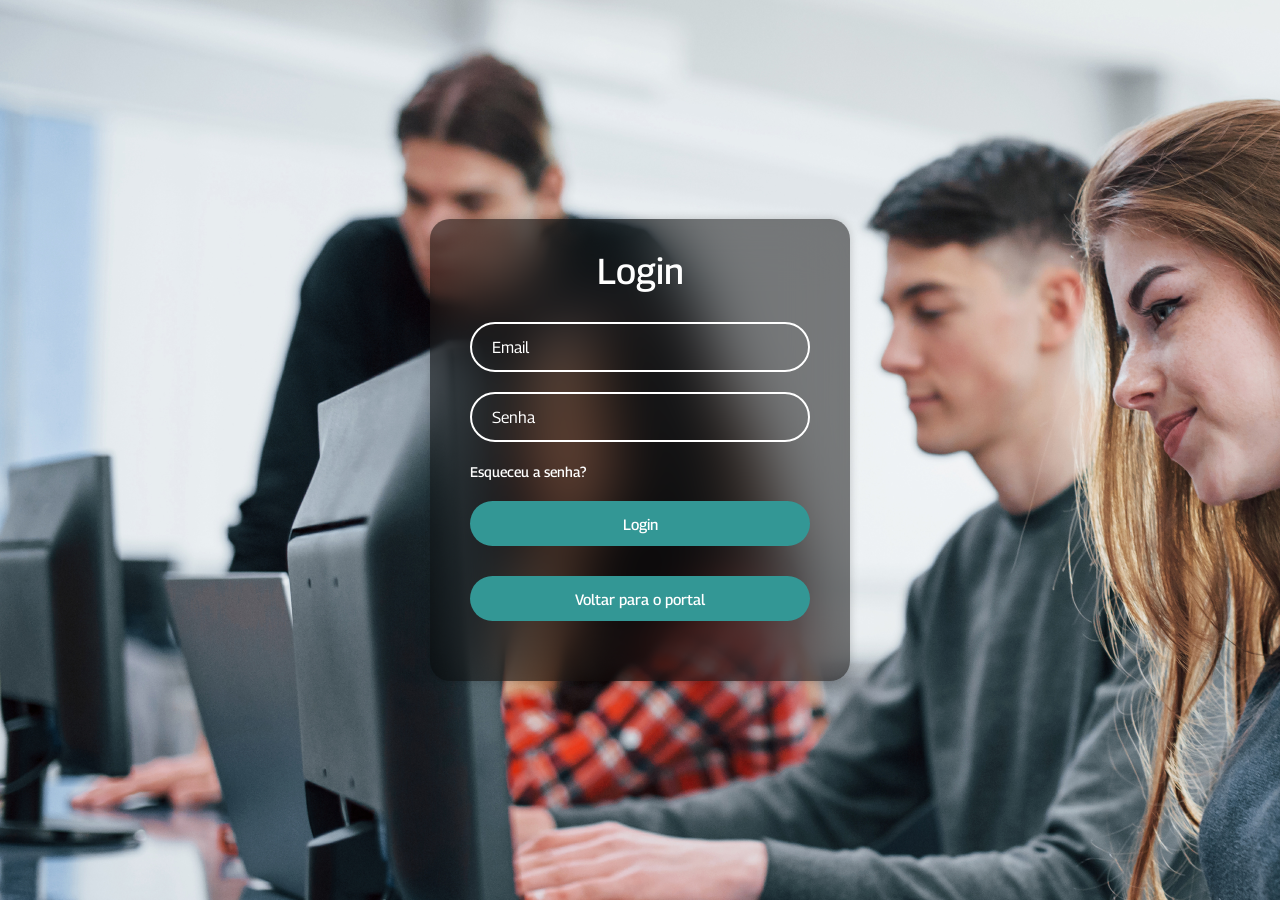
<file: index.html>
<!DOCTYPE html>
<html lang="pt-br">
<head>
    <meta charset="UTF-8">
    <meta name="viewport" content="width=device-width, initial-scale=1.0">
    <link rel="stylesheet" href="style_2.css">
    <title>Coude</title>
</head>
<body>
    <div class="container-login">
        <form class="wrapper" action="verifica_login.php" method="post">
    
            <h1>Login</h1>
            <div class="input-box">
                <input type="email" name="email" placeholder="Email" required>
            </div>

            <div class="input-box">
                    <input type="password" name="senha" placeholder="Senha" required>
            </div>
            
            <div class="remember">
                <a href="esqueci_senha.html">Esqueceu a senha?</a>
            </div>

            <button type="submit" class="btn-enter">Login</button>

            <div class="cont-btn">
                <button class="btn-enter" onclick="window.location.href='home.php'">
                    Voltar para o portal
                </button>
            </div>
        </form>
    </div>
 
</body>
</html>
</file>
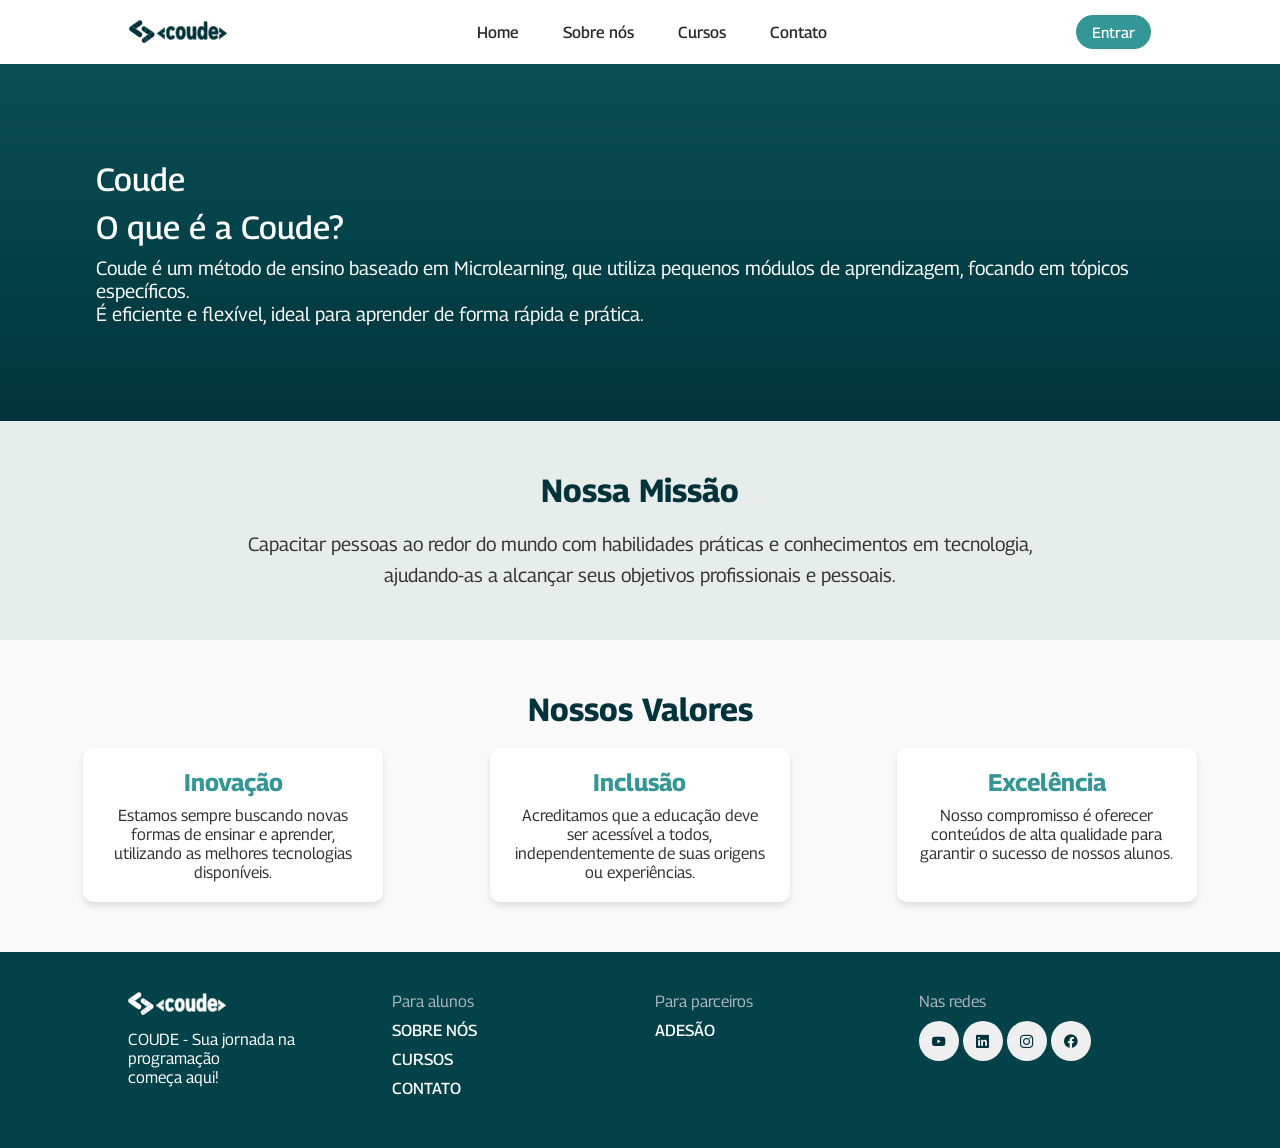
<file: about.html>
<!DOCTYPE html>
<html lang="en">
<head>
    <meta charset="UTF-8">
    <meta name="viewport" content="width=device-width, initial-scale=1.0">
    <title>Coude</title>
    <link rel="stylesheet" href="style_2.css">
    <!-- Link Arrow Forward-->
    <link rel="stylesheet" href="https://fonts.googleapis.com/css2?family=Material+Symbols+Outlined:opsz,wght,FILL,GRAD@24,400,0,0&icon_names=arrow_forward" />
    <!-- Link Icon Footer-->
    <link rel="stylesheet" href="https://cdn.jsdelivr.net/npm/bootstrap-icons@1.11.3/font/bootstrap-icons.min.css">
</head>
<body>
    <header>
        <img src="img/logo.png" alt="logo">  
        <nav>
            <ul class="nav-links">
                <li><a href="index.php">Home</a></li>
                <li><a href="about.html">Sobre nós</a></li>
                <li><a href="courses.php">Cursos</a></li>
                <li><a href="contact.html">Contato</a></li>
            </ul>
        </nav>
        <a class="btn-enter" href="login.html">Entrar</a>
    </header>
    
    <section class="about">
        <div class="about-container">
            <div class="about-tittle">
                <h1>Coude</h1>
            </div>
            <div class="about-box-line">
                <h1>O que é a Coude?</h1>
                <p>Coude é um método de ensino baseado em Microlearning, que utiliza pequenos módulos de aprendizagem, focando em tópicos específicos.<br>
                É eficiente e flexível, ideal para aprender de forma rápida e prática.</p>
            </div>
        </div>
    </section>
    <section class="about-mission">
        <div class="mission-container">
            <div class="mission-title">
                <h2>Nossa Missão</h2>
            </div>
            <div class="mission-content">
                <p>Capacitar pessoas ao redor do mundo com habilidades práticas e conhecimentos em tecnologia, ajudando-as a alcançar seus objetivos profissionais e pessoais.</p>
            </div>
        </div>
    </section>
    <section class="about-values">
        <div class="values-container">
            <div class="values-title">
                <h2>Nossos Valores</h2>
            </div>
            <div class="values-content">
                <div class="value-item">
                    <h3>Inovação</h3>
                    <p>Estamos sempre buscando novas formas de ensinar e aprender, utilizando as melhores tecnologias disponíveis.</p>
                </div>
                <div class="value-item">
                    <h3>Inclusão</h3>
                    <p>Acreditamos que a educação deve ser acessível a todos, independentemente de suas origens ou experiências.</p>
                </div>
                <div class="value-item">
                    <h3>Excelência</h3>
                    <p>Nosso compromisso é oferecer conteúdos de alta qualidade para garantir o sucesso de nossos alunos.</p>
                </div>
            </div>
        </div>
    </section>
    
    <footer>
        <section class="line-footer">
            <div class="box-line-footer">
                <img src="img/logo-br.png" alt="Logotipo">
                <p>COUDE - Sua jornada na
                    programação<br>começa aqui!</p>
            </div>
        
            <div class="box-line-footer">
                <p class="title">Para alunos</p>
                <div class="links-footer">
                    <ul>
                        <li><a href="about.html">SOBRE NÓS</a></li>
                        <li><a href="courses.php">CURSOS</a></li>
                        <li><a href="contact.html">CONTATO</a></li>
                    </ul>
                </div>
            </div>

            <div class="box-line-footer">
                <p class="title">Para parceiros</p>
                <div class="links-footer">
                    <ul>
                        <li><a href="adesao.html">ADESÃO</a></li>
                    </ul>
                </div>
            </div>

            <div class="box-line-footer">
                <p class="title">Nas redes</p>
                <div class="btn-redes"></div>
                <ul>
                    <li><a href="https://www.youtube.com/@CoudeTecnologia"><button><i class="bi bi-youtube"></i></button></a></li>
                    <li><a href="https://www.linkedin.com/company/coude/"><button><i class="bi bi-linkedin"></i></button></a></li>
                    <li><a href="https://www.instagram.com/coude.oficial/"><button><i class="bi bi-instagram"></i></button></a></li>
                    <li><a href="#"><button><i class="bi bi-facebook"></i></button></a></li>
                </ul>
             </div>
        </section>
    </footer>
</body>
</html>
</file>
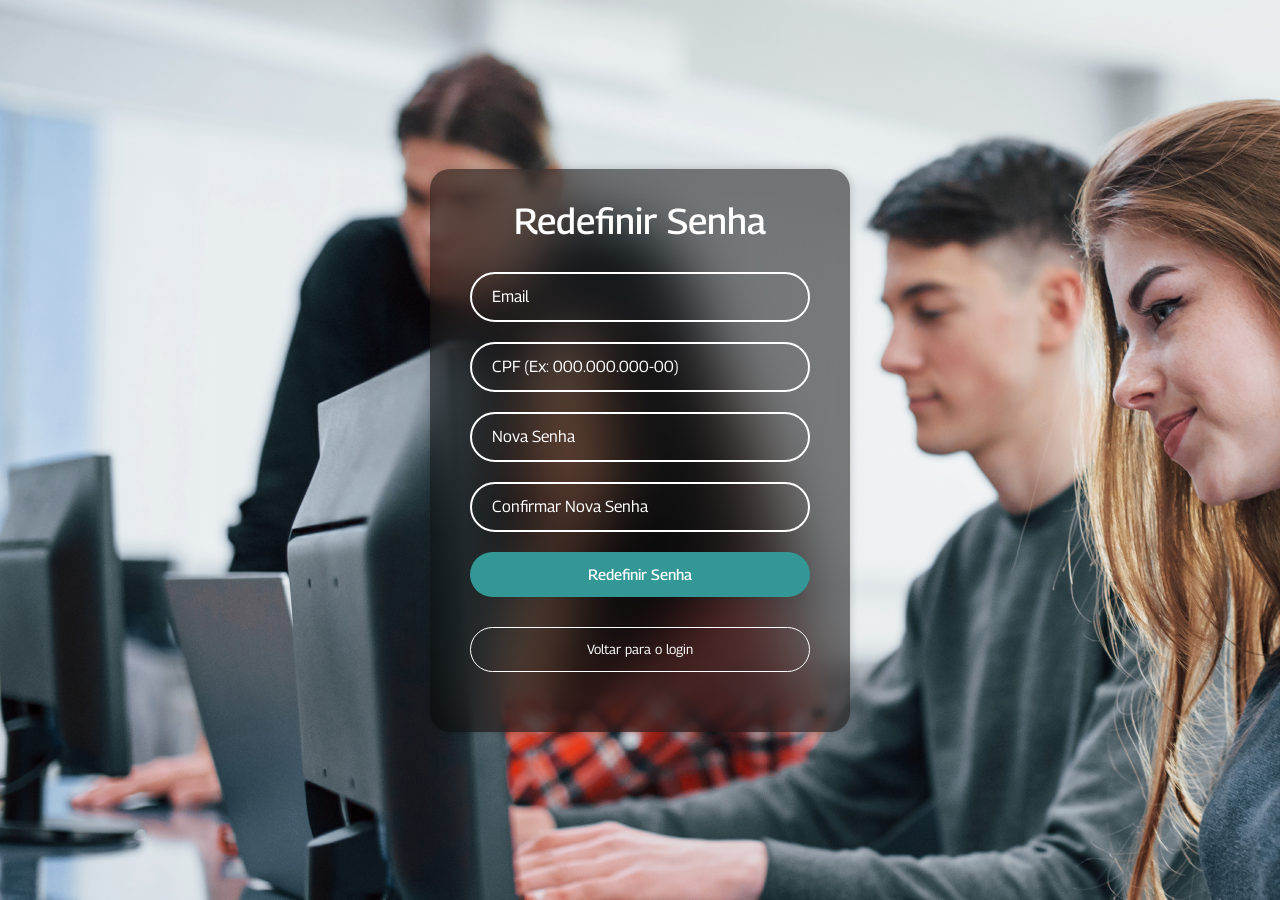
<file: esqueci_senha.html>
<!DOCTYPE html>
<html lang="pt-br">
<head>
    <meta charset="UTF-8">
    <meta name="viewport" content="width=device-width, initial-scale=1.0">
    <link rel="stylesheet" href="style_2.css">
    <title>Redefinir Senha</title>
</head>
<body>
    <div class="container-login">
        <form class="wrapper" action="esqueci_senha.php" method="post">
            
            <h1>Redefinir Senha</h1> 
            <div class="input-box">
                <input type="email" name="email" placeholder="Email" required>
            </div>

            <div class="input-box">
                <input type="text" name="cpf" placeholder="CPF (Ex: 000.000.000-00)" required>
            </div>

            <div class="input-box">
                <input type="password" name="senha1" id="nova-senha" placeholder="Nova Senha" required>
            </div>

            <div class="input-box">
                <input type="password" name="senha2" id="confirma-senha" 
                       placeholder="Confirmar Nova Senha" required>
            </div>

            <button type="submit" class="btn-enter">Redefinir Senha</button>

            <div class="cont-btn">
                <button class="btn-back" onclick="window.location.href='login.html'">
                    Voltar para o login
                </button>
            </div>
        </form>
    </div>
</body>
</html>
</file>
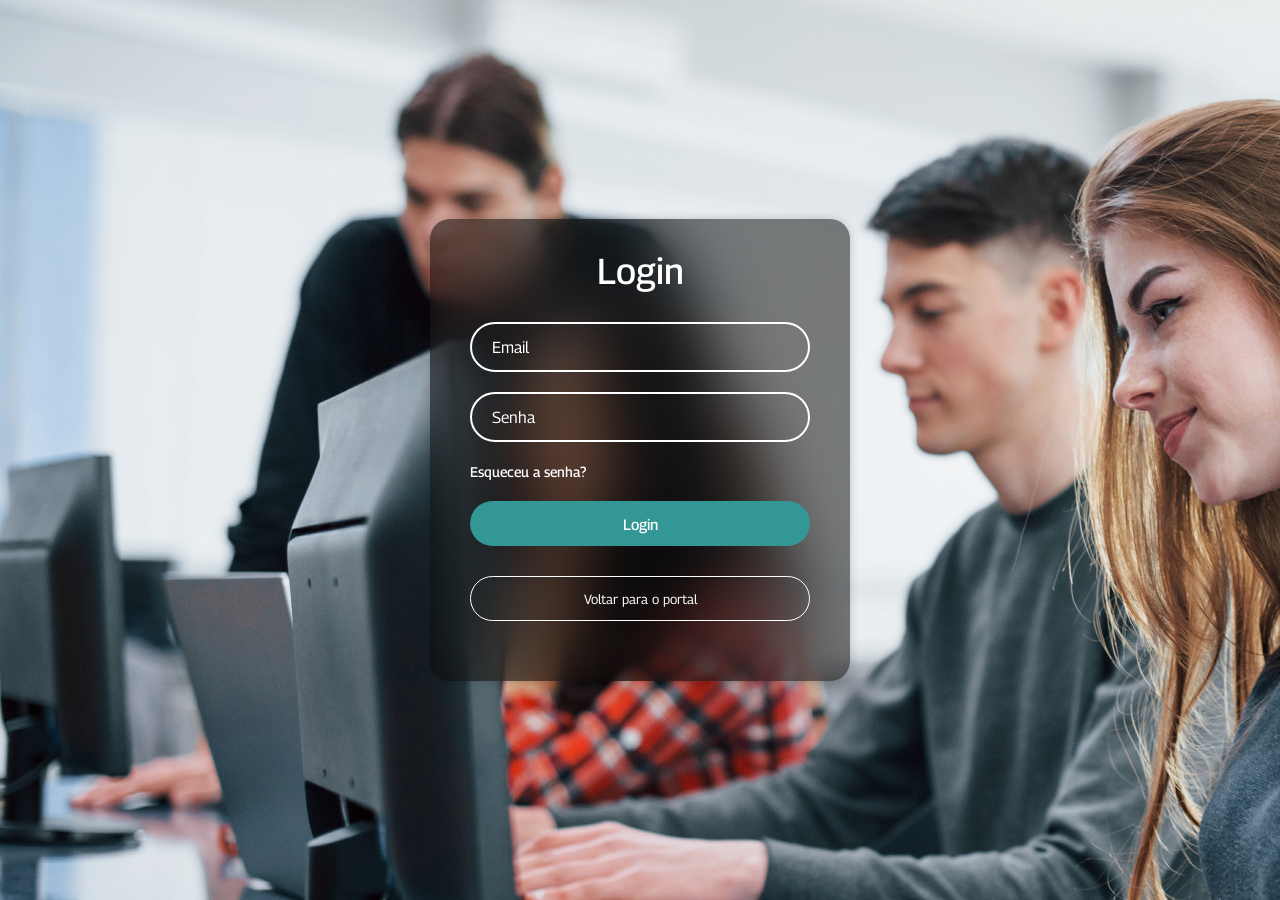
<file: login.html>
<!DOCTYPE html>
<html lang="pt-br">
<head>
    <meta charset="UTF-8">
    <meta name="viewport" content="width=device-width, initial-scale=1.0">
    <link rel="stylesheet" href="style_2.css">
    <title>Coude</title>
</head>
<body>
    <div class="container-login">
        <form class="wrapper" action="verifica_login.php" method="post">
    
            <h1>Login</h1>
            <div class="input-box">
                <input type="email" name="email" placeholder="Email" required>
            </div>

            <div class="input-box">
                    <input type="password" name="senha" placeholder="Senha" required>
            </div>
            
            <div class="remember">
                <a href="esqueci_senha.html">Esqueceu a senha?</a>
            </div>

            <button type="submit" class="btn-enter">Login</button>

            <div class="cont-btn">
                <button class="btn-back" onclick="window.location.href='index.php'">
                    Voltar para o portal
                </button>
            </div>
        </form>
    </div>
 
</body>
</html>
</file>
<file: style_2.css>
/* Imports */

@import url('https://fonts.googleapis.com/css2?family=Georama:ital,wght@0,100..900;1,100..900&display=swap');


body {
min-height: 100vh;
display: flex;
flex-direction: column;
}

* {
    box-sizing: border-box;
    margin: 0;
    padding: 0;
    font-family: "Georama", sans-serif; 
}

/* HOME */

header .nav-links li, a {
    font-weight: 500;
    font-size: 16px;
    color:  rgb(39, 38, 42);
    text-decoration: none;
}

header {
    display: flex;
    justify-content:space-around;
    align-items: center;
    padding: 30px 10%;
    background-color: #fff;
    padding: 15px;
    box-shadow: 0px 10px 5px rgba(0, 0, 0, 0.2);
}

.nav-links{
    list-style: none;
}

.nav-links li {
    display: inline-block;
    padding: 0px 20px;
}

.nav-links li a {
    transition: all 0.3s ease 0s;
}

.nav-links li a:hover{
    color: #339795;
    transition: all 0.3s ease 0s;
}

.btn-enter { 
    font-weight: 500;
    font-size: 15px;
    color: #ffffff;
    padding: 8px 16px;
    background-color:#339795;
    border: none;
    border-radius: 50px;
    cursor: pointer;
    transition: 0.2s ease;
}

.btn-enter:hover{
    background-color:#007d7a;
}


/* Sessão Intro */

.intro-section {
    background: linear-gradient(to bottom, #0c4d53,#024248, #02333a);
    display: flex;
    width: 100%;
    height: 800px;
    background-image: url(https://www.unicesumar.edu.br/blog/wp-content/uploads/2017/08/tecnologia-da-informacao.jpeg);
    background-position: center;
}

.intro-launcher p {
    font-size: 35px;
    margin-top: 300px;
    padding-left: 300px;
    color: #e6edeb;

}

.box-line-intro{
    width: 100%;
    padding: 20px 300px;
}

.box-line-intro .btn-enter {
    padding: 20px;
    background-color:#e6edeb;
    transition: 0.3s ease;
}

.intro-section .btn-enter a{
    color: #02333a;
}

.box-line-intro .btn-enter:hover {
    background-color:#339795;
}

.box-line-intro .btn-enter:hover a {
    color: #ffffff;
}

/* Sessão Status*/

.stats-section {
    display: flex;
    justify-content: center;
    gap: 30px;
    padding: 50px 20px;
    background-color: #e6edeb;
}

.stat {
    width: 150px;
    height: 150px;
    background-color: white;
    border-radius: 50%;
    display: flex;
    flex-direction: column;
    justify-content: center;
    align-items: center;
    text-align: center;
}

.number {
    font-size: 2.5rem;
    font-weight: bold;
    color: #02333a;
}

.stat p {
    font-size: 13px;
    color: #030303;
    margin-top: 5px;
}

.number small {
    font-size: 1rem;
}

/* Sessão Cursos */

.courses {
    display: flex;
    flex-direction: column;
    align-items: center;
    padding: 0 20px;
    margin: 3rem 107px;

}

.courses-tittle {
    margin-bottom: 3rem;
    align-items: left;
    font-size: 1.5rem;
}

h1 {
    font-weight: 500;
}

.categories {
    display: flex;
    width: 100%;
    height: 36px;
    gap: 10px;
    margin-bottom: 3rem;
    align-items: center;
    justify-content: center;
}

.categories .btn-class {
    background-color: #e6edeb;
    color: #000000;
    font-size: 16px;
    padding: 10px 20px;
    border-radius: 30px;
    cursor: pointer;
    border: none;
}

.categories .btn-class:hover {
    background-color: #99cbca;
}


.btn-courses {
    font-weight: 500;
    font-size: 16px;
    border-radius: 50px;
    border: solid 1px #339795;
    padding: 10px;
    margin-top: 40px;
    cursor: pointer;
    transition: 0.3s ease;
}

.btn-courses a {
    color: #339795;
}

.btn-courses:hover{
    background-color:#339795;
}

.btn-courses:hover a {
    color: #ffffff;
}

/* Sessão Cursos - Slides */

.swiper {
    width: 100%;
    max-width: 1000px;
    min-height: 480px;
    margin: 10px auto;
}

.swiper-slide {
    text-align: center;
    font-size: 20px;
    background: #fff;
    display: flex;
    justify-content: center;
    align-items: center;
}

.swiper-button-prev,
.swiper-button-next {
    color: #007d7a;
    top: 50%;
    transform: translateY(-50%);
    width: 0px;
    height: 40px;
}

.swiper-button-prev {
    left: 10px;
}

.swiper-button-next {
    right: 10px;
}

.swiper-pagination {
    bottom: 10px;
}

.card-list .card-item .card-link {
    width: 400px;
    height: 450px;
    display: block;
    background: #ffffff;
    padding: 18px;
    border-radius: 12px;
    border: solid 1px #858585;
    text-decoration: none;
    transition: 0.2s ease;
}

.card-list {
    display: grid;
    grid-template-columns: repeat(3, 1fr);
    gap: 5em;
}

.card-list .card-item {
    list-style: none;
}

.card-list .card-item .card-link:hover{
    background-color: #e6edeb;
}

.card-list .card-link:hover .card-buttom {
    color:#000000
}

.card-list .card-link:hover .card-buttom {
    background-color:#e6edeb;
    border: solid #000000 1px ;
}

.card-list .card-link .card-image {
    width: 100%;
    aspect-ratio: 16 / 9;
    object-fit: cover;
    border-radius: 10px;
}

.card-list .card-link .badge {
    color: #ffffff;
    padding: 8px 16px;
    font-size: 0.95rem;
    font-weight: 500;
    margin: 16px 0 18px;
    background-color: #007d7a;
    width: fit-content;
    border-radius: 50px;
}

.card-list .card-link .card-tittle {
    font-size: 1.19rem;
    color: #000000;
    font-weight: 300;
}

.card-list .card-link .card-buttom {
    display: block;
    height: 35px;
    width: 35px;
    color: white;
    border-radius: 50%;
    margin: 30px 0 5px;
    background-color: #007d7a;
    cursor: pointer;
    border: 1px solid transparent;
    transform: rotate(-45deg);
    transition: 0.4s ease;
}

/* Footer */

.interface {
    max-width: 100%;
  }

footer{
    background-color: #024248;
    color: #ffffff;
    padding: 40px 10%;
    display: flex;
    justify-content: space-between; 
    align-items: flex-start; 
    flex-wrap: wrap; 
}

.line-footer{
    display: flex;
    width: 100%;
    justify-content: space-between; 
    align-items: flex-start; 
    gap: 30px; 
}

.box-line-footer {
    flex: 1; 
    max-width: 25%; 
    min-width: 200px; 
}

.box-line-footer p.title {
    margin-bottom: 10px;
    font-size: 16px;
    color: rgb(173, 181, 189);
}

.box-line-footer .links-footer li {
    list-style-type: none;
    margin-bottom: 10px;
    display: block;
}

.box-line-footer .links-footer li a {
    display: block;
    text-decoration: none;
    color: #ffffff; 
    transition: text-decoration 0.2s ease, color 0.2s ease;
}

.box-line-footer img {
    max-width: 200px;
    margin-bottom: 10px;
}


.box-line-footer .btn-redes ul, li, a{
    display: inline;
    cursor: pointer;
    text-decoration: none; 
}
  
footer button {
    width: 40px;
    height: 40px;
    border-radius: 50%;
    border: none;
    color: #02333a;
    cursor: pointer;
    display: inline;
    align-items: center;
    justify-content: center;
}


.box-line-footer .links-footer li a:hover {
    text-decoration: underline; 
    color: #ffffff; 
}

/* PAG CONTACT */

.contact {
    max-width: 100%;
    height: 1000px;
}

.contact-tittle {
    height: 17%;
    max-width: 100%;
}

.contact-tittle p{
    font-size: 1rem;
    color: #555555;
    margin-bottom: 30px;
    text-align: center;
}

.contact-tittle h1 {
    font-size: 2rem;
    color: #02333a;
    margin-bottom: 10px;
    text-align: center;
    padding-top: 70px;
}

/* Contact img */

.call-center img {
    width: 700px;
    height: 450px;
    border-radius: 35px;
}

/* Contact form */

.erro {
    color: red;
    font-size: 0.9em;
    visibility: visible;
}

.container-form {
    display: flex;
    justify-content: space-around;
    align-items: center;
    height: 100vh;
}

.container-form p {
    font-weight: bolder;
    font-size: 20px;
    text-align: center;
    margin: 20px;
}

.content-form {
    background-color: #02333a;
    color: #ffffff;
    width: 600px;
    padding: 20px;
    border-radius: 35px;
    margin: 20px;
}

.content-form input, select, textarea {
    width: 100%;
    padding: 10px;
    border: none;
    border-radius: 8px;
    font-size: 1em;
    outline: none;
    margin-bottom: 10px;
    margin-top: 10px;
}

.content-form textarea {
    height: 150px;
    resize: vertical;
}

.btn-submit {
    background-color:#339795;
    color:#ffffff;
    border: none;
    padding: 12px 20px;
    font-size: 1.1em;
    border-radius: 35px;
    cursor: pointer;
    width: 100%;
    transition: background-color 0.3s ease;
    margin-top: 20px;
}

.btn-submit:hover {
    background-color:#e6edeb;
    color: #000000;
}

/* PAG ABOUT */

.about {
    max-width: 100%;
    max-height: 1000px;
    background: linear-gradient(to bottom, #0c4d53,#024248, #02333a);
}

.about h1 {
    font-size: 2rem;
    color: #ffffff;
    margin-bottom: 10px;
}

.about p {
    font-size: 1.2rem; 
    color: #ffffff;
}

.about{
    flex: 1;
}

.about-container{
    margin: 6em;
    display: block;
    justify-content: center;
    align-items: center;
    flex-direction: column;
}

/* PAG LOGIN */

.container-login {
    display: flex;
    justify-content: center;
    align-items: center;
    min-height: 100vh;
    background: url(img/screen.jpg); 
}

.wrapper {
    width: 420px;
    background: rgba(0, 0, 0, 0.5);
    backdrop-filter: blur(30px);
    box-shadow: 0 0 10px rgba(0, 0, 0, 0.2);
    color: #ffffff;
    border-radius: 20px;
    padding: 30px 40px;
}

.wrapper h1{
    font-size: 36px;
    text-align: center;
    margin-bottom: 30px;
}

.wrapper .input-box {
    width: 100%;
    height: 50px;
    margin-bottom: 20px;
}

.input-box input {
    width: 100%;
    height: 100%;
    background-color: transparent;
    border: none;
    outline: none;
    border: 2px solid rgba(255,255,255,2);
    border-radius: 50px;
    font-size: 16px;
    color: #ffffff;
    padding: 20px 45px 20px 20px;
}

.input-box input::placeholder {
    color: #ffffff;
}

.remember{
    margin-bottom: 20px;
}

.remember a {
    font-size: 14px;
    text-decoration: none;
    color: #ffffff;
}

.remember a:hover {
    text-decoration: underline;
}

.wrapper .btn-enter {
    width: 100%;
    height: 45px;
}

.cont-btn {
    display: flex;
    justify-content: center;
    align-items: center;
    margin: 30px 0;
}



.btn-back {
    background-color: transparent;
    width: 100%;
    height: 45px;
    border: solid 1px #ffffff;
    border-radius: 50px;
    cursor: pointer;
    color: #ffffff;
}

.btn-back:hover {
    background-color: #ffffff;
}

.btn-back:hover a {
    color: #000000;
}

/* Sessão Valores */

.about-values {
    background-color: #f9f9f9;
    padding: 50px 20px;
    text-align: center;
}

.values-container {
    max-width: 1200px;
    margin: 0 auto;
}

.values-title h2 {
    font-size: 2rem;
    margin-bottom: 20px;
    color: #02333a;
}

.values-content {
    display: flex;
    justify-content: space-around;
    gap: 20px;
    flex-wrap: wrap;
}

.value-item {
    background-color: #ffffff;
    padding: 20px;
    border-radius: 10px;
    box-shadow: 0 4px 6px rgba(0, 0, 0, 0.1);
    flex: 1;
    max-width: 300px;
}

.value-item h3 {
    font-size: 1.5rem;
    color: #339795;
    margin-bottom: 10px;
}

.value-item p {
    font-size: 1rem;
    color: #333333;
}

/* Sessão Missão */

.about-mission {
    padding: 60em;
    background-color: #e6edeb;
    padding: 50px 20px;
    text-align: center;
}

.mission-container {
    max-width: 800px;
    margin: 0 auto;
}

.mission-title h2 {
    font-size: 2rem;
    margin-bottom: 20px;
    color: #02333a;
}

.mission-content p {
    font-size: 1.2rem;
    color: #333333;
    line-height: 1.6;
}

/* Sessão Cursos */

.courses {
    padding: 50px 20px;
    text-align: center;
    background-color: #f9f9f9;
}

.courses-title h1 {
    font-size: 2rem;
    color: #02333a;
    margin-bottom: 10px;
}

.courses-title p {
    font-size: 1rem;
    color: #555555;
    margin-bottom: 30px;
}

.courses-grid {
    display: grid;
    grid-template-columns: repeat(3, 1fr);
    gap: 20px;
    justify-items: center;
}

.course-card {
    display: flex;
    flex-direction: column;
    justify-content: space-between; 
    align-items: center;
    background-color: #ffffff;
    border-radius: 10px;
    box-shadow: 0 4px 6px rgba(0, 0, 0, 0.1);
    padding: 20px;
    text-align: center;
    max-width: 300px;
    justify-content: space-evenly;
}

.course-card img {
    width: 30vh;
    border-radius: 10px;
    margin-bottom: 15px;
}

.course-card h3 {
    font-size: 1.5rem;
    color: #339795;
    margin-bottom: 10px;
}

.course-card p {
    font-size: 1rem;
    color: #555555;
    margin-bottom: 20px;
}

.btn-course {
    display: flex;
    align-items: center;
    justify-content: center;
    padding: 10px 20px;
    background-color: #339795;
    color: #ffffff;
    text-decoration: none;
    border-radius: 50px;
    transition: background-color 0.3s ease;
}

.btn-course:hover {
    background-color: #007d7a;
}

.cont-btn .btn-back a{
    color: #ffffff;
}

.btn-back {
    background-color: rgba(255, 255, 255, 0);
    width: 100%;
    height: 45px;
    border: solid 1px #ffffff;
    border-radius: 50px;
    cursor: pointer;
    color: #ffffff;
}

.btn-back:hover {
    background-color: #ffffff;
    color:black;
}

.btn-back:hover a {
    color: #000000;
}

.img-intro{
    width: 100%;
    height: 100%;
    object-fit: cover;
    border-radius: 10px;
    z-index: -1;
}
.p-line-intro{
    text-shadow: 2px 2px 4px rgba(0, 0, 0, 0.5);
}


@media screen and (max-width: 780px) {
    
    .courses{
        margin: 0px;
    }
    .courses-grid {
        grid-template-columns: repeat(2, 1fr);
        gap: 15px;
    }

    .course-card {
        max-width: 100%;
    }
    .p-line-intro{
        padding-left: 0%;
    }
    .box-line-intro{
        padding: 0px;
    }
    .intro-launcher{
        width: 100%;
        height: 100%;
        display: block;
        align-items: center; 
        justify-content: center;
        text-align: center;
    }

    .about-tittle {
        width: 100%;
        height: auto;
        display: flex;
        flex-direction: column;
        align-items: center;
        justify-content: center;
        text-align: center;
        padding: 20px;
    }

    .intro-launcher p {
        font-size: 24px;
        margin-top: 20px;
        padding: 0;
    }

    .stats-section {
        display: grid;
        grid-template-columns: repeat(3, 1fr);
        gap: 30px;
        padding: 50px 20px;
        flex-direction: column;
        gap: 20px;
        padding: 20px;
    }

    .stat {
        width: 120px;
        height: 120px;
    }

    .number {
        font-size: 2rem;
    }

    .stat p {
        font-size: 12px;
    }

}
@media screen and (max-width: 780px) {
    footer {
        padding: 15px;
    }

    .box-line-footer p.title {
        font-size: 14px;
    }

    .box-line-footer .links-footer li {
        margin-bottom: 5px;
    }

    .box-line-footer .btn-redes ul {
        flex-wrap: wrap;
        gap: 5px;
    }

    footer button {
        width: 35px;
        height: 35px;
    }

    .stat {
        width: 100px;
        height: 100px;
    }

    .number {
        font-size: 1.8rem;
    }

    .stat p {
        font-size: 11px;
    }

    .courses-grid {
        grid-template-columns: repeat(1, 1fr);
    }

    .course-card h3 {
        font-size: 1.2rem;
    }

    .course-card p {
        font-size: 0.9rem;
    }
    
    .btn-course {
        font-size: 0.9rem;
        padding: 8px 16px;
    }
    .intro-section{
        padding: 6em;
    }

    .categories{
        display: grid;
        grid-template-columns: repeat(2, 1fr);
        gap: 10px;
        height: 20em;
    }
    .card-list{
        display: grid;
        grid-template-columns: repeat(1, 1fr);
    }
    .card-item{
        padding: 0px;
    }
    .card-item{
        display: grid;
        grid-template-columns: repeat(4, 1fr);
    }
    .stat{
        width: 150px;
        height: 150px;
    }
    .stats-section{
        display: grid;
        grid-template-columns: repeat(2, 1fr);
        gap: 10px;
        height: 30em;
    }
    .p-line-intro{
        margin-bottom: 2em;
    }
    .call-center{
        display: none;
    }
    .contact-tittle{
        margin-bottom: 1em;
    }
    .contact-title{
        margin: 1em;
    }
    .contact-subtitle{
        margin: 1em;
        margin-bottom: 3em;
    }
    .line-footer{
        display: flex;
        align-items: center;
        justify-content: center;
    }
    .card-list{
        width: 50%;
        height: 50%;
    }
}

/* PAG ADESAO */

.intro-adesao {
    height: 350px;
    display: flex;
    justify-content: space-between;
    background-color: #00464d;
    color: white;
    padding: 60px;

  }
  
  .intro-content h1 {
    font-size: 2rem;
    margin-bottom: 20px;
  }
  
  .link-text {
    color: #4ecac2;
  }
  
  .cooperation-section {
    padding: 40px 20px;
    text-align: center;
    
  }
  
  .cards-container {
    display: flex;
    justify-content: center;
    flex-wrap: wrap;
    gap: 20px;
    margin-top: 30px;
  }
  
  .card {
    background-color: #f5f5f5;
    padding: 20px;
    border-radius: 10px;
    width: 200px;
    box-shadow: 0 0 10px rgba(0, 0, 0, 0.1);
  }
  
  .card img {
    width: 50px;
    height: 50px;
  }
  
  .card h3 {
    margin: 15px 0 10px;
  }
  
  .card p {
    font-size: 0.9rem;
    color: #555;
  }
</file>
